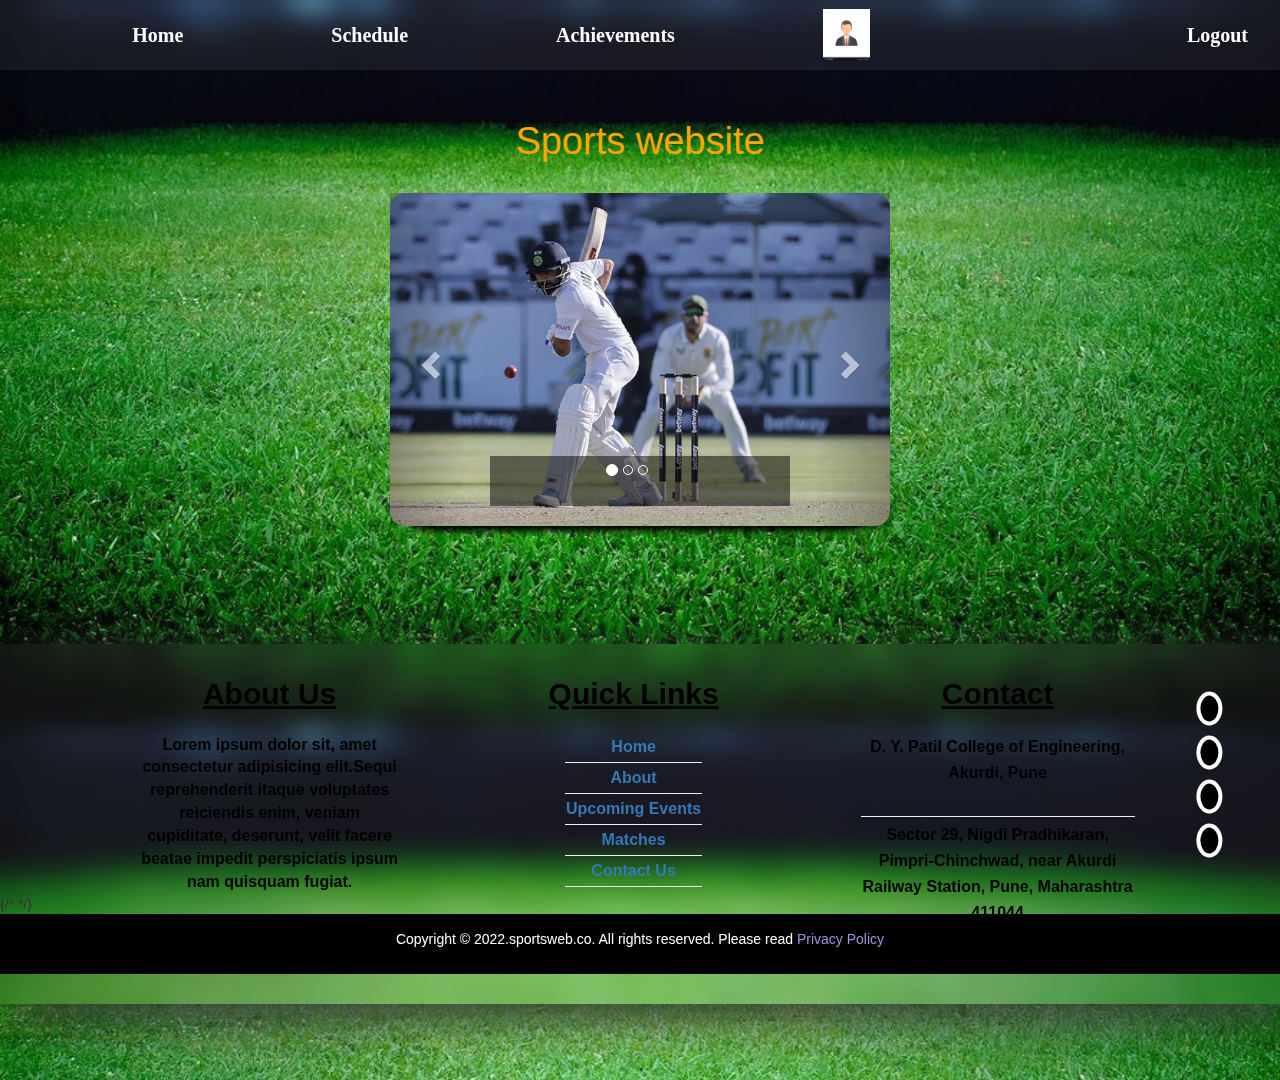
<file: adminhome.html>
<!DOCTYPE html>
<html lang="en">
<head>
    <meta charset="UTF-8">
    <meta http-equiv="X-UA-Compatible" content="IE=edge">
    <meta name="viewport" content="width=device-width, initial-scale=1.0">
    <link rel="stylesheet" href="home.css">
    <link href="https://cdnjs.cloudflare.com/ajax/libs/twitter-bootstrap/3.1.1/css/bootstrap.css" rel="stylesheet" id="bootstrap-css">
    <script src="https://code.jquery.com/jquery-3.4.1.min.js"></script>
    <script src="https://cdnjs.cloudflare.com/ajax/libs/twitter-bootstrap/3.1.1/js/bootstrap.min.js"></script>
    <link rel="stylesheet" href="https://cdnjs.cloudflare.com/ajax/libs/font-awesome/6.1.1/css/all.min.css" integrity="sha512-KfkfwYDsLkIlwQp6LFnl8zNdLGxu9YAA1QvwINks4PhcElQSvqcyVLLD9aMhXd13uQjoXtEKNosOWaZqXgel0g==" crossorigin="anonymous" referrerpolicy="no-referrer" />
    <title>Document</title>
</head>
<body>
<div class="bghome" >
        <!-- <img src="./Assets/bg1.jpg" alt=" "></img> -->
    
    <nav class="main-nav">
        <div class="menu">
            <ul class='nav-ul'>
                <li class='nav-li'>
                <a class='nav-a' href="adminhome.html">Home</a></li>
                <li class='nav-li'>
                <a class='nav-a' href="schedule.html">Schedule</a></li>
                <li class='nav-li'>
                <a class='nav-a' href="./pages/achievements/achievements.html">Achievements</a></li>
                <li class='nav-li'>
                <a class='nav-a' href="adminprofile.php"><img class="profile-icon" src="profile-nav.png" height="30%" width="20%"></a></li>
                <li class='nav-li'>
                    <a class='nav-a' href="logout.php">Logout</a></li>
            </ul>
        </div>
    </nav>
    <div id="bg"> 
        <section class="section-outer">
    <h1 class="header_sports"> Sports website </h1>
    <!-- SLiderrrr -->
    <div class="container effect">

        <div id="simple-slideshow" class="carousel slide" data-ride="carousel">
            
            <ol class="carousel-indicators">
                <li data-target="#simple-slideshow" data-slide-to="0" class="active"></li>
                <li data-target="#simple-slideshow" data-slide-to="1"></li>
                <li data-target="#simple-slideshow" data-slide-to="2"></li>
            </ol>

            
            <div class="carousel-inner">
                <div class="item active">
                    <img src="Assets/imgs/bg3.jpg" alt="..." width="155px"/>
                    
                    <div class="carousel-caption">
                        
                    </div>
                </div>
                <div class="item">
                    <img src="Assets/imgs/bg4.jpg" alt="..." width="155px"/>
                    <div class="carousel-caption">
                        
                    </div>
                </div>
                <div class="item">
                    <img src="Assets/imgs/bg5.jpg" alt="..." width="155px"/>
                    <div class="carousel-caption">
                        
                    </div>
                </div>
            </div>

            
            <a class="left carousel-control" href="#simple-slideshow" data-slide="prev">
                <span class="glyphicon glyphicon-chevron-left"></span>
            </a>
            <a class="right carousel-control" href="#simple-slideshow" data-slide="next">
                <span class="glyphicon glyphicon-chevron-right"></span>
            </a>
        </div>

    </div>
</section>
<div class="footer">
    <div class="footcont">
        <div class="box">
            <div class="info1">
                <h2 class="">About Us</h2>
                <p class="footerText">Lorem ipsum dolor sit, amet consectetur adipisicing elit.Sequi reprehenderit itaque voluptates
                    reiciendis enim, veniam <br/>cupiditate, deserunt, velit facere beatae impedit perspiciatis ipsum
                    nam quisquam fugiat.</p>
            </div>
            <div class="info2">
                <h2>Quick Links</h2>
                <a class='footer-a' href="#">Home</a>
                <hr/>
                <a class='footer-a' href="#">About</a>
                <hr/>
                <a class='footer-a' href="#">Upcoming Events</a>
                <hr/>
                <a class='footer-a' href="#">Matches</a>
                <hr/>
                <a class='footer-a' href="#">Contact Us</a>
                <hr/>
                
            </div>
            <div class="info3">
                <h2>Contact</h2>
                <p class="footerText">D. Y. Patil College of Engineering, Akurdi, Pune</p>
                <hr/>
                <p class="footerText">Sector 29, Nigdi Pradhikaran, Pimpri-Chinchwad, near Akurdi Railway Station, Pune, Maharashtra
                    411044</p>
            </div>
        </div>

        {/* <!-- <div class="icons"> -->
        <!-- <a href="#"><img src="./img/insta.png" alt="INSTAGRAM" srcset=""></a> -->
        <!-- <a href="#"><img src="./img/twit.svg" alt="TWITTER" srcset=""></a> -->
        <!-- <a href="#"><img src="./img/fb.png" alt="FACEBOOK" srcset=""></a> -->
        <!-- <a href="#"><img src="./img/LinkedIn2.png" alt="FACEBOOK" srcset=""></a> -->
        <!-- </div> --> */}
        <ul class='social-links'>
            <li class='footer-li'>
              <a class='footer-a' href="#">
                <i class="fab fa-facebook-f icon"></i></a>
            </li>
            <li class='footer-li'>
              <a class='footer-a' href="#"><i class="fab fa-twitter icon"></i></a>
            </li>
            <li class='footer-li'>
              <a class='footer-a' href="#"><i class="fab fa-linkedin-in icon"></i></a></li>
            <li class='footer-li'>
              <a class='footer-a' href="#"><i class="fab fa-instagram icon"></i></a></li>
        </ul>
     <div class="bottom">
            <p>Copyright © 2022.sportsweb.co. All rights reserved. Please read <a href="#"> Privacy Policy</a></p>
        </div> 
    </div>
</div>

</div>
</div>
</body>
</html>
</file>
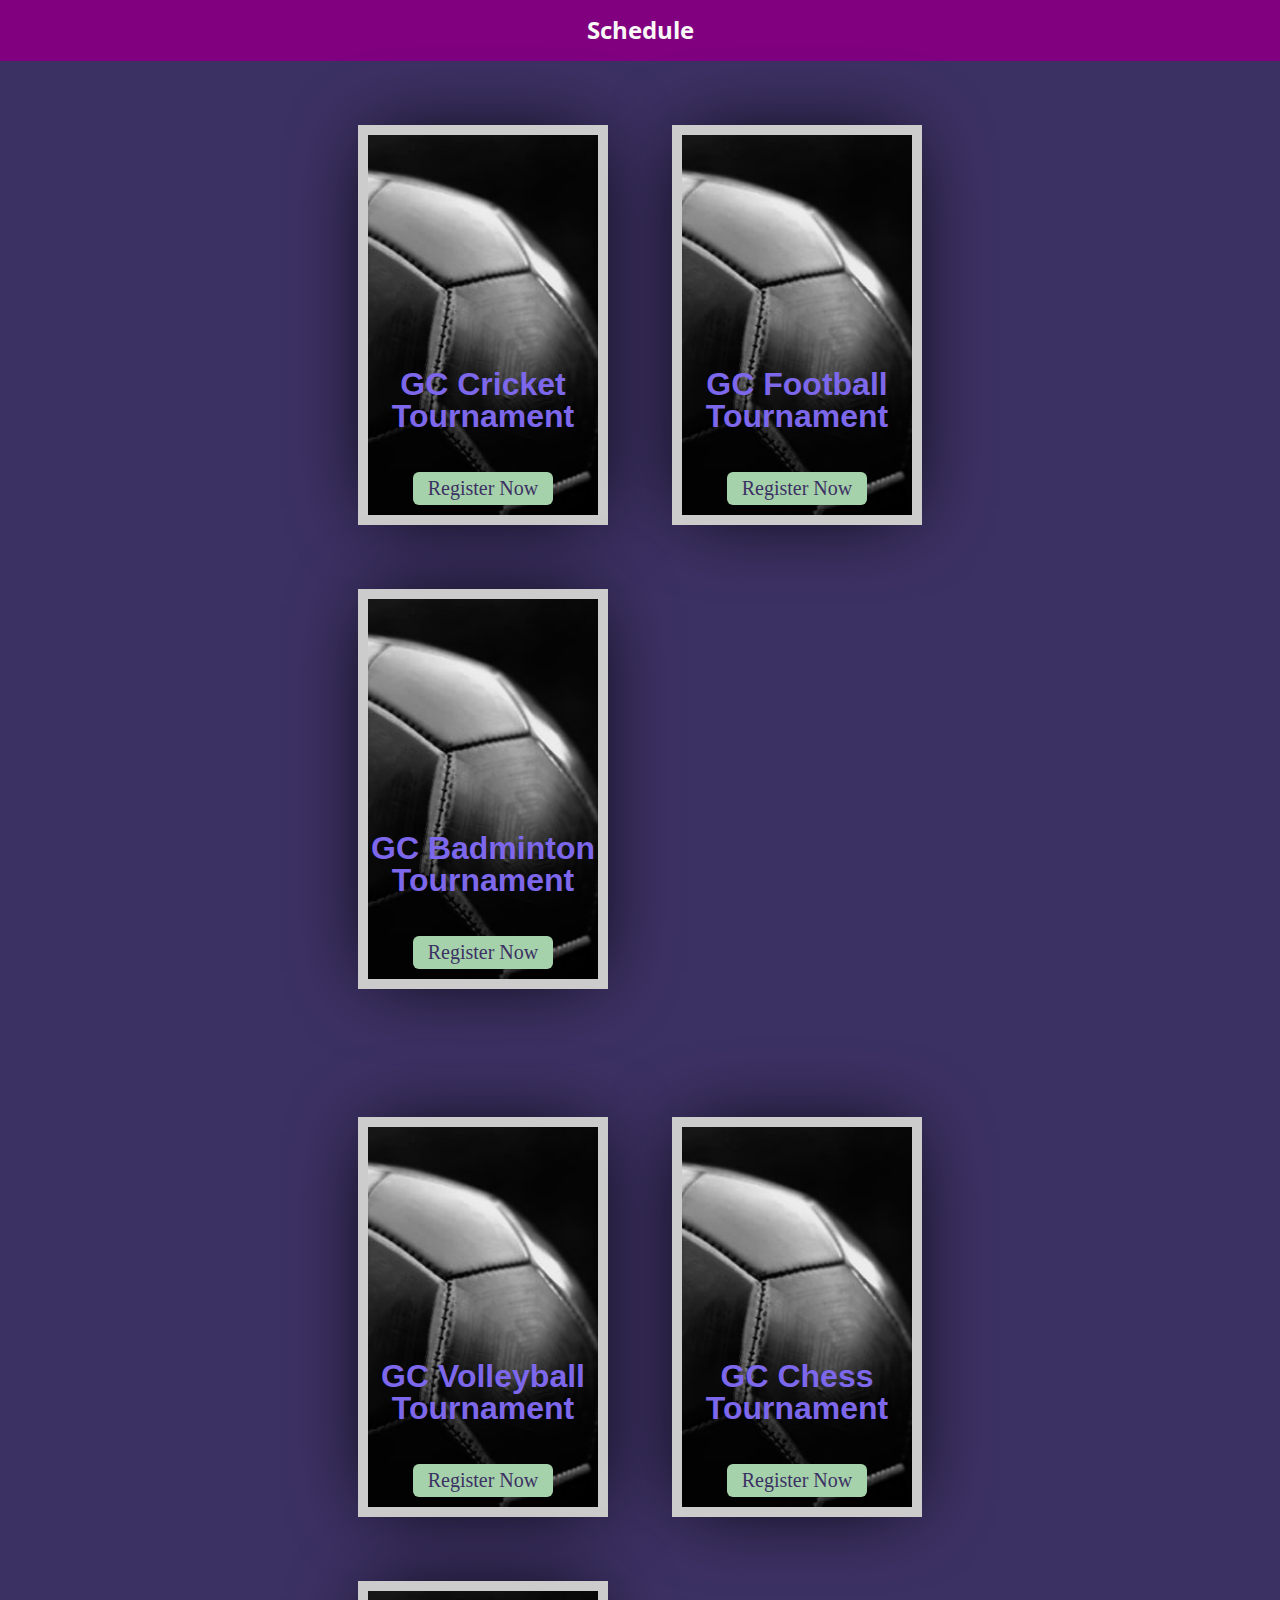
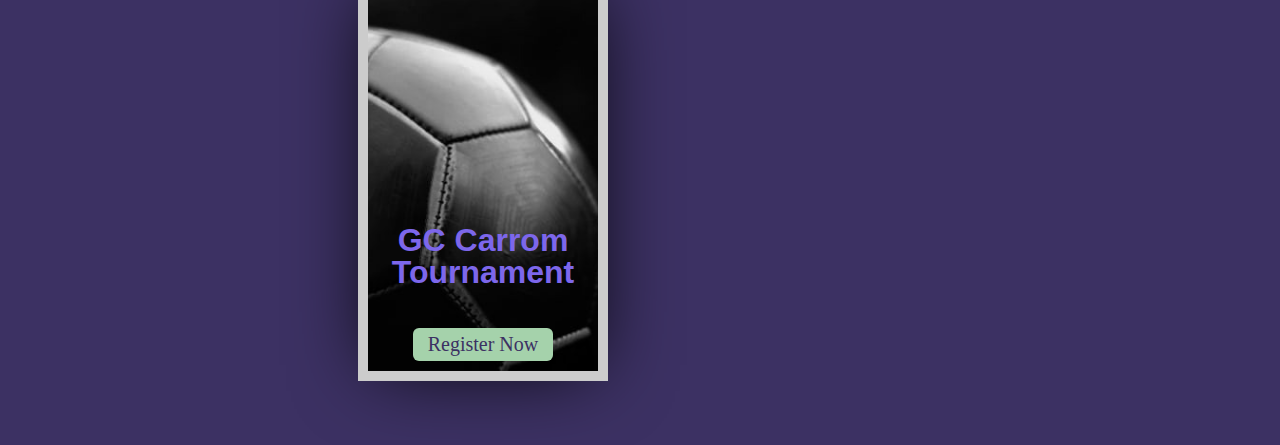
<file: schedule.html>
<!DOCTYPE html>
<html lang="en">
<head>
    <meta charset="UTF-8">
    <meta http-equiv="X-UA-Compatible" content="IE=edge">
    <meta name="viewport" content="width=device-width, initial-scale=1.0">
    <title>Document</title>
    <link rel="stylesheet" href="schedule.css">
    
</head>

<body>
  <h1 class="HEADING">Schedule</h1>
    <section class="cards-wrapper">
        <div class="card-grid-space">
          
          <!-- <div class="num">Cricket</div> -->
          <div class="card" >
            <div lass="schedule_text">
              <h1>GC Cricket Tournament</h1>
              <!-- <p>participants have to register in a team of 15 members</p> -->
              <!-- <div class="date">6 Oct 2017</div> -->
              <div class="tags">
                <a href="sport_reg.php">Register Now</a>
              </div>
            </div>
          </div>
        </div>
        <div class="card-grid-space">
          <!-- <div class="num">Football</div> -->
          <div class="card" >
            <div>
              <h1>GC Football Tournament</h1>
              <!-- <p>participants have to register in a team of 7</p> -->
              <!-- <div class="date">9 Oct 2017</div> -->
              <div class="tags">
                <a href="sport_reg.php">Register Now</a>
              </div>
            </div>
          </div>
        </div>
        <div class="card-grid-space">
          <!-- <div class="num">Badminton</div> -->
          <div class="card" >
            <div>
              <h1>GC Badminton Tournament</h1>
              <!-- <p>Only Individual and Duo entries are allowed</p> -->
              <!-- <div class="date">14 Oct 2017</div> -->
              <div class="tags">
                <a href="sport_reg.php">Register Now</a>
              </div>
            </div>
          </div>
        </div>
        <!-- https://images.unsplash.com/photo-1520839090488-4a6c211e2f94?ixlib=rb-0.3.5&ixid=eyJhcHBfaWQiOjEyMDd9&s=38951b8650067840307cba514b554ba5&auto=format&fit=crop&w=1350&q=80 -->
      </section>
      <section class="cards-wrapper">
        <div class="card-grid-space">
          <!-- <div class="num">Cricket</div> -->
          <div class="card" >
            <div>
              <h1>GC Volleyball Tournament</h1>
              <!-- <p>participants have to register in a team of 15 members</p> -->
              <!-- <div class="date">6 Oct 2017</div> -->
              <div class="tags">
                <a href="sport_reg.php">Register Now</a>
              </div>
            </div>
          </div>
        </div>
        <div class="card-grid-space">
          <!-- <div class="num">Football</div> -->
          <div class="card" >
            <div>
              <h1>GC Chess Tournament</h1>
              <!-- <p>participants have to register in a team of 7</p> -->
              <!-- <div class="date">9 Oct 2017</div> -->
              <div class="tags">
                <a  href="sport_reg.php">Register Now</a>
              </div>
            </div>
          </div>
        </div>
        <div class="card-grid-space">
          <!-- <div class="num">Badminton</div> -->
          <div class="card" >
            <div>
              <h1>GC Carrom Tournament</h1>
              <!-- <p>Only Individual and Duo entries are allowed</p> -->
              <!-- <div class="date">14 Oct 2017</div> -->
              <div class="tags">
                <a  href="sport_reg.php">Register Now</a></div>
              </div>
            </div>
          </div>
        </div>
        <!-- https://images.unsplash.com/photo-1520839090488-4a6c211e2f94?ixlib=rb-0.3.5&ixid=eyJhcHBfaWQiOjEyMDd9&s=38951b8650067840307cba514b554ba5&auto=format&fit=crop&w=1350&q=80 -->
      </section>
    
</body>
</html>
</file>
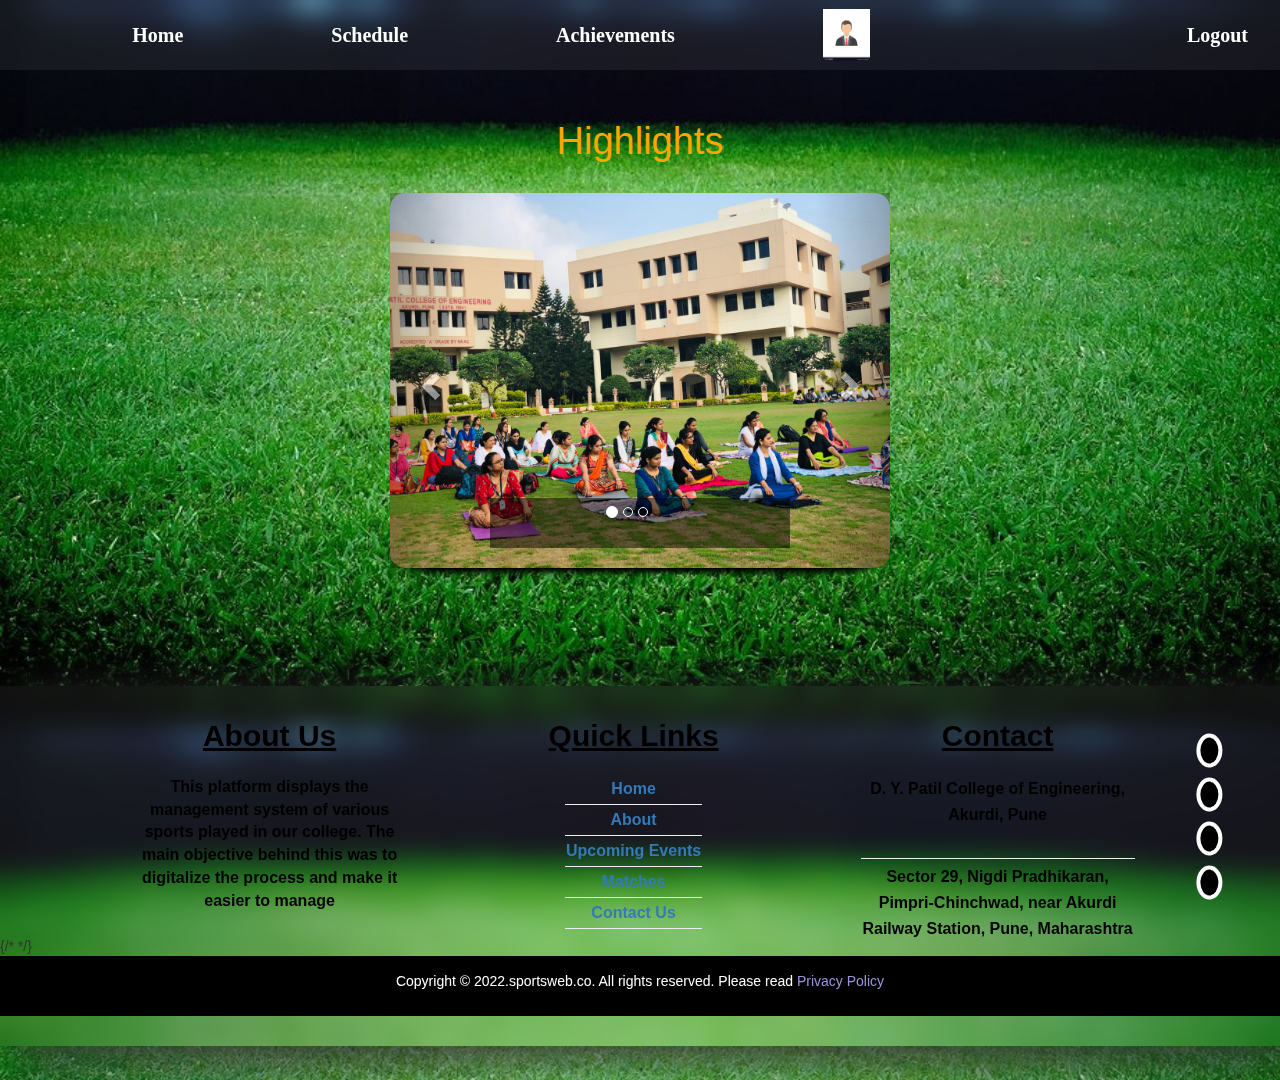
<file: stuhome.html>
<!DOCTYPE html>
<html lang="en">
<head>
    <meta charset="UTF-8">
    <meta http-equiv="X-UA-Compatible" content="IE=edge">
    <meta name="viewport" content="width=device-width, initial-scale=1.0">
    <link rel="stylesheet" href="home.css">
    <link href="https://cdnjs.cloudflare.com/ajax/libs/twitter-bootstrap/3.1.1/css/bootstrap.css" rel="stylesheet" id="bootstrap-css">
    <script src="https://code.jquery.com/jquery-3.4.1.min.js"></script>
    <script src="https://cdnjs.cloudflare.com/ajax/libs/twitter-bootstrap/3.1.1/js/bootstrap.min.js"></script>
    <link rel="stylesheet" href="https://cdnjs.cloudflare.com/ajax/libs/font-awesome/6.1.1/css/all.min.css" integrity="sha512-KfkfwYDsLkIlwQp6LFnl8zNdLGxu9YAA1QvwINks4PhcElQSvqcyVLLD9aMhXd13uQjoXtEKNosOWaZqXgel0g==" crossorigin="anonymous" referrerpolicy="no-referrer" />
    <title>Document</title>
</head>
<body>
<div class="bghome" >
        <!-- <img src="./Assets/bg1.jpg" alt=" "></img> -->
    
    <nav class="main-nav">
        <div class="menu">
            <ul class='nav-ul'>
                <li class='nav-li'>
                <a class='nav-a' href="stuhome.html">Home</a></li>
                <li class='nav-li'>
                <a class='nav-a' href="schedule.html">Schedule</a></li>
                <li class='nav-li'>
                <a class='nav-a' href="./pages/achievements/achievements.html">Achievements</a></li>
                <li class='nav-li'>
                <a class='nav-a' href="userprof.php"><img class="profile-icon" src="profile-nav.png" height="30%" width="20%"></a></li>
                <li class='nav-li'>
                <a class='nav-a' href="logout.php">Logout</a></li>
            </ul>
        </div>
    </nav>

    <div id="bg"> 
        <section class="section-outer">
    <h1 class="header_sports"> Highlights </h1>
    <!-- SLiderrrr -->
    <div class="container effect">

        <div id="simple-slideshow" class="carousel slide" data-ride="carousel">
            
            <ol class="carousel-indicators">
                <li data-target="#simple-slideshow" data-slide-to="0" class="active"></li>
                <li data-target="#simple-slideshow" data-slide-to="1"></li>
                <li data-target="#simple-slideshow" data-slide-to="2"></li>
            </ol>

            
            <div class="carousel-inner">
                <div class="item active">
                    <img src="Assets/imgs/h1.jpg" alt="..." width="155px"/>
                    
                    <div class="carousel-caption">
                        
                    </div>
                </div>
                <div class="item">
                    <img src="Assets/imgs/A1.jpg" alt="..." width="155px"/>
                    <div class="carousel-caption">
                        
                    </div>
                </div>
                <div class="item">
                    <img src="Assets/imgs/A2.jpg" alt="..." width="155px"/>
                    <div class="carousel-caption">
                        
                    </div>
                </div>
            </div>

            
            <a class="left carousel-control" href="#simple-slideshow" data-slide="prev">
                <span class="glyphicon glyphicon-chevron-left"></span>
            </a>
            <a class="right carousel-control" href="#simple-slideshow" data-slide="next">
                <span class="glyphicon glyphicon-chevron-right"></span>
            </a>
        </div>

    </div>
</section>
<div class="footer">
    <div class="footcont">
        <div class="box">
            <div class="info1">
                <h2 class="">About Us</h2>
                <p class="footerText">This platform displays the management system of various sports played in our college. The main objective behind this was to digitalize the process and make it easier to manage</p>
            </div>
            <div class="info2">
                <h2>Quick Links</h2>
                <a class='footer-a' href="#">Home</a>
                <hr/>
                <a class='footer-a' href="#">About</a>
                <hr/>
                <a class='footer-a' href="#">Upcoming Events</a>
                <hr/>
                <a class='footer-a' href="#">Matches</a>
                <hr/>
                <a class='footer-a' href="#">Contact Us</a>
                <hr/>
                
            </div>
            <div class="info3">
                <h2>Contact</h2>
                <p class="footerText">D. Y. Patil College of Engineering, Akurdi, Pune</p>
                <hr/>
                <p class="footerText">Sector 29, Nigdi Pradhikaran, Pimpri-Chinchwad, near Akurdi Railway Station, Pune, Maharashtra</p>
            </div>
        </div>

        {/* <!-- <div class="icons"> -->
        <!-- <a href="#"><img src="./img/insta.png" alt="INSTAGRAM" srcset=""></a> -->
        <!-- <a href="#"><img src="./img/twit.svg" alt="TWITTER" srcset=""></a> -->
        <!-- <a href="#"><img src="./img/fb.png" alt="FACEBOOK" srcset=""></a> -->
        <!-- <a href="#"><img src="./img/LinkedIn2.png" alt="FACEBOOK" srcset=""></a> -->
        <!-- </div> --> */}
        <ul class='social-links'>
            <li class='footer-li'>
              <a class='footer-a' href="#">
                <i class="fab fa-facebook-f icon"></i></a>
            </li>
            <li class='footer-li'>
              <a class='footer-a' href="#"><i class="fab fa-twitter icon"></i></a>
            </li>
            <li class='footer-li'>
              <a class='footer-a' href="#"><i class="fab fa-linkedin-in icon"></i></a></li>
            <li class='footer-li'>
              <a class='footer-a' href="#"><i class="fab fa-instagram icon"></i></a></li>
        </ul>
     <div class="bottom">
            <p>Copyright © 2022.sportsweb.co. All rights reserved. Please read <a href="#"> Privacy Policy</a></p>
        </div> 
    </div>
</div>

</div>
</div>
</body>
</html>
</file>
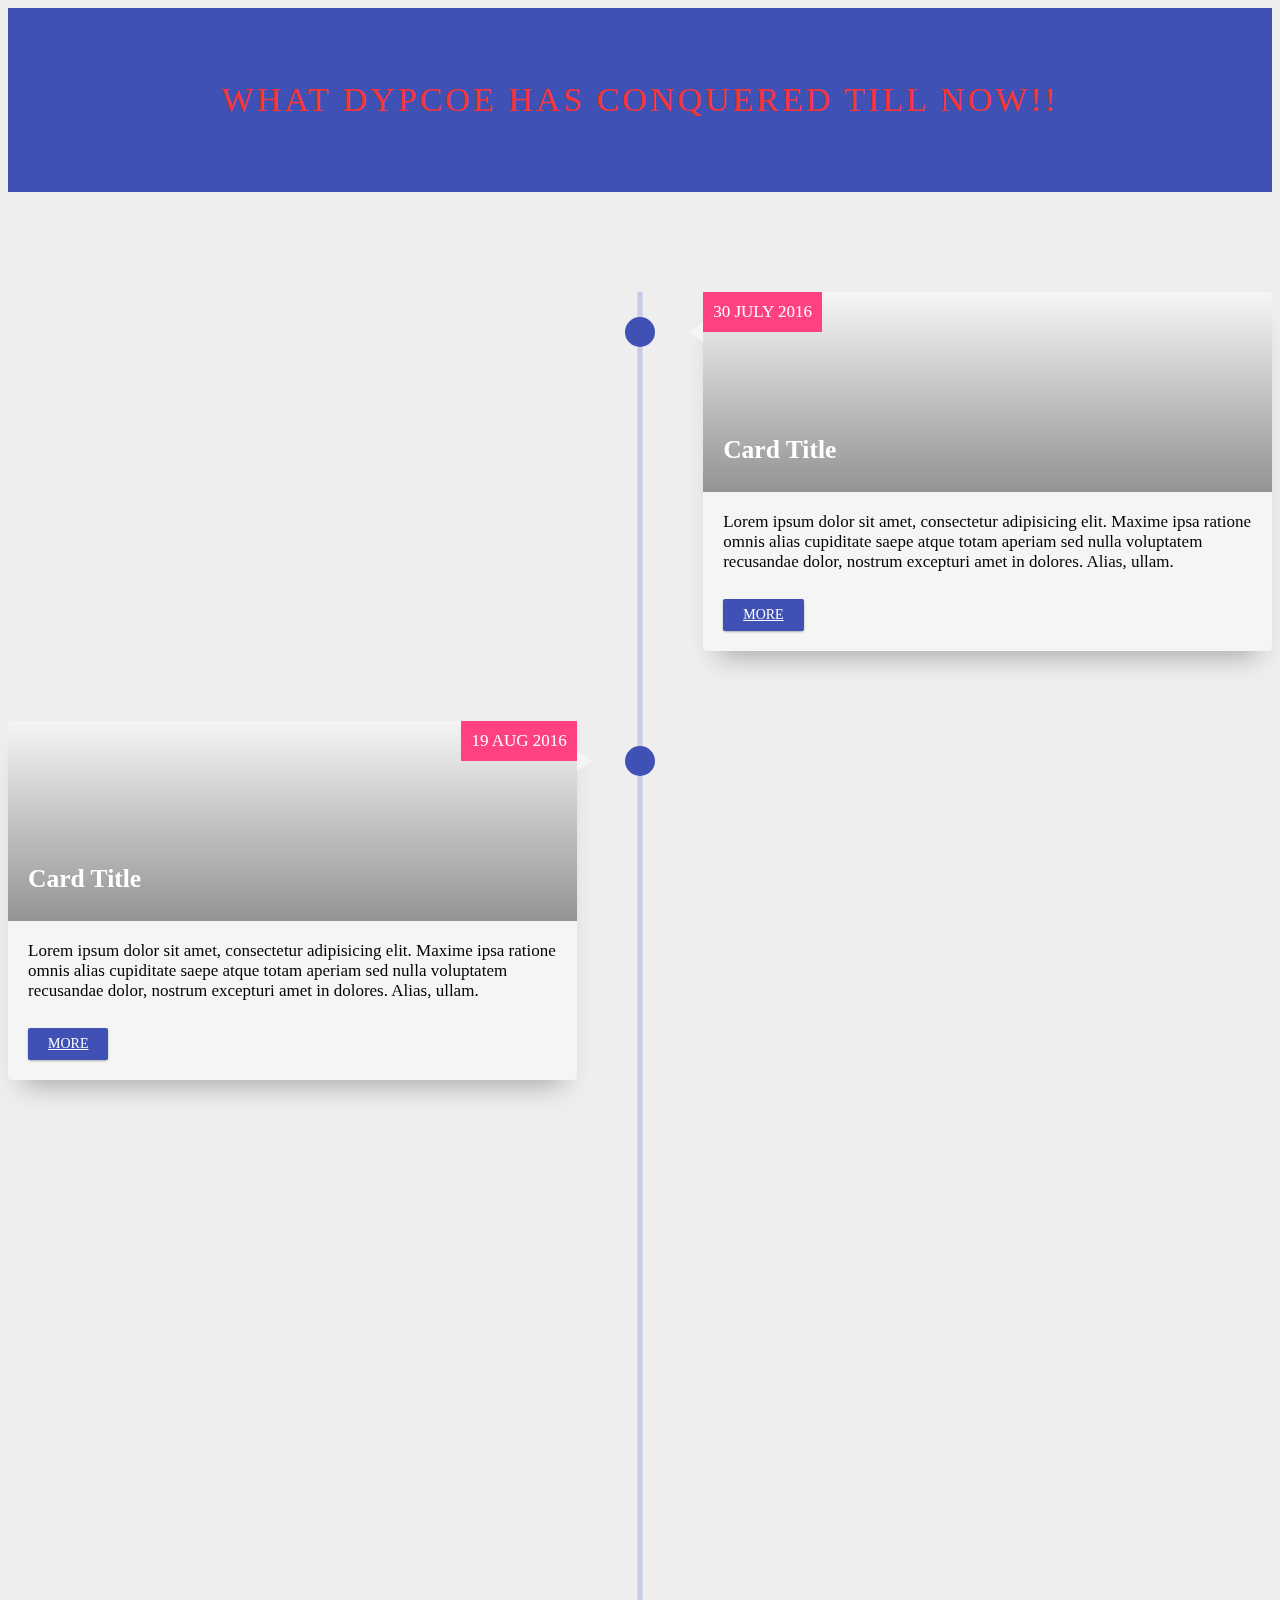
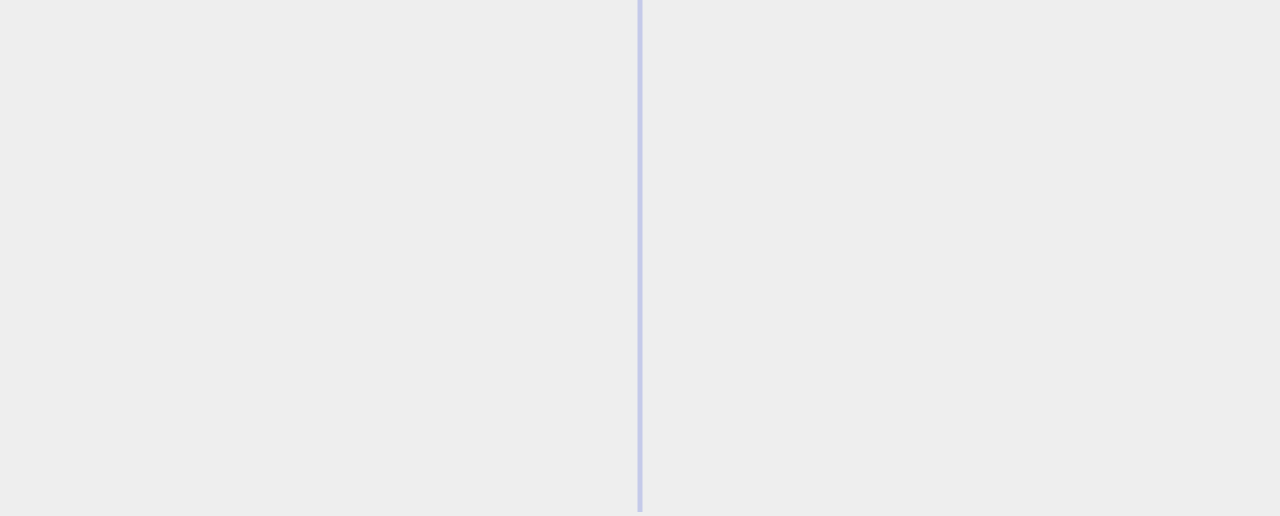
<file: pages/achievements/achievements.html>
<!DOCTYPE html>
<html lang="en">
<head>
    <meta charset="UTF-8">
    <meta http-equiv="X-UA-Compatible" content="IE=edge">
    <meta name="viewport" content="width=device-width, initial-scale=1.0">
    <link rel="stylesheet" href="achievements.css">
    <link href="https://unpkg.com/aos@2.3.1/dist/aos.css" rel="stylesheet">
    <script src="https://unpkg.com/aos@2.3.1/dist/aos.js"></script>
    <title>Document</title>
</head>
<body>
    <header>
        <div class="container text-center">
          <h1>What DYPCOE has conquered Till Now!!</h1>
        </div>
      </header>
      
      <section class="timeline">
        <div class="container">
          <!-- <div class="timeline-item">
            <div class="timeline-img"></div>
      
            <div class="timeline-content js--fadeInLeft">
              <h2>Title</h2>
              <div class="date">1 MAY 2016</div>
              <p>Lorem ipsum dolor sit amet, consectetur adipisicing elit. Maxime ipsa ratione omnis alias cupiditate saepe atque totam aperiam sed nulla voluptatem recusandae dolor, nostrum excepturi amet in dolores. Alias, ullam.</p>
              <a class="bnt-more" href="javascript:void(0)">More</a> 
            </div> -->
          </div> 
      
          <!-- <div data-aos="fade-right" class="timeline-item">
      
            <div class="timeline-img"></div>
      
            <div class="timeline-content timeline-card js--fadeInRight">
              <div class="timeline-img-header">
                <h2>Card Title</h2>
              </div>
              <div class="date">25 MAY 2016</div>
              <p>Lorem ipsum dolor sit amet, consectetur adipisicing elit. Maxime ipsa ratione omnis alias cupiditate saepe atque totam aperiam sed nulla voluptatem recusandae dolor, nostrum excepturi amet in dolores. Alias, ullam.</p>
              <a class="bnt-more" href="javascript:void(0)">More</a>
            </div>
      
          </div>    -->
      
          <!-- <div data-aos="fade-left" class="timeline-item">
      
            <div class="timeline-img"></div>
      
            <div class="timeline-content js--fadeInLeft">
              <div class="date">3 JUN 2016</div>
              <h2>Quote</h2>
              <blockquote>Lorem ipsum dolor sit amet, consectetur adipisicing elit. Dicta explicabo debitis omnis dolor iste fugit totam quasi inventore!</blockquote>
            </div>
          </div>    -->
      
          <!-- <div data-aos="fade-right" class="timeline-item">
      
            <div class="timeline-img"></div>
      
            <div class="timeline-content js--fadeInRight">
              <h2>Title</h2>
              <div class="date">22 JUN 2016</div>
              <p>Lorem ipsum dolor sit amet, consectetur adipisicing elit. Maxime ipsa ratione omnis alias cupiditate saepe atque totam aperiam sed nulla voluptatem recusandae dolor, nostrum excepturi amet in dolores. Alias, ullam.</p>
              <a class="bnt-more" href="javascript:void(0)">More</a>
            </div>
          </div>   
       -->
          <!-- <div data-aos="fade-left" class="timeline-item">
      
            <div class="timeline-img"></div>
      
            <div class="timeline-content timeline-card js--fadeInLeft">
              <div class="timeline-img-header">
                <h2>Card Title</h2>
              </div>
              <div class="date">10 JULY 2016</div>
              <p>Lorem ipsum dolor sit amet, consectetur adipisicing elit. Maxime ipsa ratione omnis alias cupiditate saepe atque totam aperiam sed nulla voluptatem recusandae dolor, nostrum excepturi amet in dolores. Alias, ullam.</p>
              <a class="bnt-more" href="javascript:void(0)">More</a>
            </div>
          </div>    -->
      
          <div data-aos="fade-left" class="timeline-item">
      
            <div class="timeline-img"></div>
      
            <div class="timeline-content timeline-card js--fadeInRight">
              <div class="timeline-img-header">
                <h2>Card Title</h2>
              </div>
              <div class="date">30 JULY 2016</div>
              <p>Lorem ipsum dolor sit amet, consectetur adipisicing elit. Maxime ipsa ratione omnis alias cupiditate saepe atque totam aperiam sed nulla voluptatem recusandae dolor, nostrum excepturi amet in dolores. Alias, ullam.</p>
              <a class="bnt-more" href="javascript:void(0)">More</a>
            </div>
          </div>  
      
          <!-- <div data-aos="fade-left" class="timeline-item">
      
            <div class="timeline-img"></div>
      
            <div class="timeline-content js--fadeInLeft">
              <div class="date">5 AUG 2016</div>
              <h2>Quote</h2>
              <blockquote>Lorem ipsum dolor sit amet, consectetur adipisicing elit. Dicta explicabo debitis omnis dolor iste fugit totam quasi inventore!</blockquote>
            </div>
          </div>    -->
      
          <div data-aos="fade-right"  class="timeline-item">
      
            <div class="timeline-img"></div>
      
            <div class="timeline-content timeline-card js--fadeInRight">
              <div class="timeline-img-header">
                <h2>Card Title</h2>
              </div>
              <div class="date">19 AUG 2016</div>
              <p>Lorem ipsum dolor sit amet, consectetur adipisicing elit. Maxime ipsa ratione omnis alias cupiditate saepe atque totam aperiam sed nulla voluptatem recusandae dolor, nostrum excepturi amet in dolores. Alias, ullam.</p>
              <a class="bnt-more" href="javascript:void(0)">More</a>
            </div>
          </div>  
          <div data-aos="fade-left" class="timeline-item">
      
            <div class="timeline-img"></div>
      
            <div class="timeline-content timeline-card js--fadeInRight">
              <div class="timeline-img-header">
                <h2>Card Title</h2>
              </div>
              <div class="date">30 JULY 2016</div>
              <p>Lorem ipsum dolor sit amet, consectetur adipisicing elit. Maxime ipsa ratione omnis alias cupiditate saepe atque totam aperiam sed nulla voluptatem recusandae dolor, nostrum excepturi amet in dolores. Alias, ullam.</p>
              <a class="bnt-more" href="javascript:void(0)">More</a>
            </div>
          </div> 
          <div data-aos="fade-right"  class="timeline-item">
      
            <div class="timeline-img"></div>
      
            <div class="timeline-content timeline-card js--fadeInRight">
              <div class="timeline-img-header">
                <h2>Card Title</h2>
              </div>
              <div class="date">19 AUG 2016</div>
              <p>Lorem ipsum dolor sit amet, consectetur adipisicing elit. Maxime ipsa ratione omnis alias cupiditate saepe atque totam aperiam sed nulla voluptatem recusandae dolor, nostrum excepturi amet in dolores. Alias, ullam.</p>
              <a class="bnt-more" href="javascript:void(0)">More</a>
            </div>
          </div> 
      
          <!-- <div data-aos="fade-left" class="timeline-item">
      
            <div class="timeline-img"></div>
      
            <div class="timeline-content js--fadeInLeft">
              <div class="date">1 SEP 2016</div>
              <h2>Title</h2>
              <p>Lorem ipsum dolor sit amet, consectetur adipisicing elit. Maxime ipsa ratione omnis alias cupiditate saepe atque totam aperiam sed nulla voluptatem recusandae dolor, nostrum excepturi amet in dolores. Alias, ullam.</p>
              <a class="bnt-more" href="javascript:void(0)">More</a>
            </div>
          </div>    -->
      
      
      
        </div>
      </section>
      <script>
        AOS.init();
      </script>
</body>
</html>
</file>
<file: home.css>
*{
    margin: 0;
    padding: 0;
}
.bghome{
    width: 100vw;
    height: 120vh;
    background-image: url("Assets/bg1.jpg");
    background-repeat: repeat;
    background-size: 100%;
}
/* .bghome img{
    height: 110vh;
    width: 100%;
    scroll-behavior:auto;
  } */

  
.nav-a {
    font-family: ethnocentric;
    font-weight: 600;
    font-size: 20px;
    /* background: -webkit-linear-gradient(rgb(97, 26, 163), rgb(217, 238, 240)); */
    background-clip: text;
    color: white;
    text-decoration: none;
  }
  
  .nav-li {
    list-style: none;
  }
  
  
  
  .main-nav {
    margin-left: 0;
    margin-top: 0px;
    background-color: #ffffff10;
    backdrop-filter: blur(12px);
    -webkit-backdrop-filter: blur(12px);
    width: 100%;
    height: 7rem;
    display: flex;
    flex-direction: column;
    color: #fff;
      /* grid-template-columns: 10rem 0.5fr 2fr 10rem; */
  
    /* box-shadow: rgba(50, 50, 93, 0.25) 0px 50px 100px -20px,
      rgba(0, 0, 0, 0.3) 0px 30px 60px -30px; */
  }
  
  
  
  .menu {
    grid-column: 1/4;
  }
  
  .menu .nav-ul {
    height: 7rem;
    display: flex;
    justify-content: right;
    align-items: center;
    column-gap: 9em;
    padding-right: 10px;
  }
  
  .logo h2 {
    font-size:3rem;
    text-transform: uppercase;
    background: -webkit-linear-gradient(rgb(234, 231, 236), rgb(217, 238, 240));;
    background-clip: text;
    color: white;
    font-family: ethnocentric;
    font-weight: 100;
  }
  
  
  
  .menu .nav-ul .nav-li {
   
    font-size: 2rem;
    font-weight: 600;
    color: white;
  }
  
  .menu .nav-ul .nav-li .nav-a {
    margin-top: 50px;
    margin-bottom: none;
    text-decoration: ;
    /* background: rgb(235, 238, 238); */
    background-clip: text;
    color: transparent;
    transition: 0.5s;
    padding-right: 22px;
    color: white;
  }
  .menu .nav-ul .nav-li:hover > .nav-a {
    transform-origin: left;
    color: rgb(245, 245, 245);
    text-decoration: underline;
    transition: 0.5s;
  }


  
.header_sports {
    text-align: center;
    /* background: linear-gradient(to right, #F44336 0%, #CDDC39 100%); */
    color: orange;
    /* background-clip: text; */
    /* -webkit-text-fill-color: transparent; */
    font-weight: 400;
    font-size: 38px;
    margin: 30px 0px;
}

/* h2,
.h2 {
    font-size: 30px;
    font-weight: 200;
} */

.carousel-inner {
    border-radius: 15px;
}

.carousel-caption {
    background-color: rgba(0, 0, 0, .5);
    position: absolute;
    left: 0;
    right: 0;
    bottom: 0;
    z-index: 10;
    padding: 0 0 10px 25px;
    color: #fff;
    text-align: left;
}

.carousel-indicators {
    position: absolute;
    bottom: 0;
    right: 0;
    left: 0;
    width: 100%;
    z-index: 15;
    margin: 0;
    padding: 0 25px 25px 0;
    text-align: right;
}

.carousel-control.left,
.carousel-control.right {
    background-image: none;
}

.img-responsive,
.thumbnail > img,
.thumbnail a > img,
.carousel-inner > .item > img,
.carousel-inner > .item > a > img {
    display: block;
    width: 100%;
    height: auto;
}

.effect {
    box-shadow: 0 11px 6px -6px black;
    border-radius: 60px;
}

.section-outer {
    color: #555;
    padding: 10px 0;
}


@media screen and (min-width: 468px) {
    .section-outer {
        padding: 1.5em 0;
    }
}

@media screen and (min-width: 492px) {
    .container {
        max-width: 530px;



    }
}
/* body{
    background-image: url("../../imgs/bg1.jpg");
    background-size: cover;
    opacity: 3;
    height: auto;
  } */

  .bg{
    background-image: url("../../imgs/bg1.jpg");
    background-size: cover;
    opacity: 3;
    height: auto;
  }
  
.footer{
    margin-top: 100px;
    margin-bottom: 0px;
    height: 40vh;
    position: relative;
    background-color: #ffffff10;
    backdrop-filter: blur(12px);
    -webkit-backdrop-filter: blur(12px);
    /* background: rgb(97, 97, 116); */
    box-shadow: 15px 15px 50px ;
    width: 100%;
    /* background: url('https://www.kidslifestudio.com/wp-content/uploads/footer-background.jpg') no-repeat center center; */
  }
  
  /* .icons{
    text-align: center;
    margin: auto;
  }
  .icons img{
    margin: 0px 20px;
    padding: 20px 7px;
    width: 30px;
    height: 30px;
  } */
  
  .icons{
    height: 100px;
  }
  .bottom{
    text-align: center;
    background: rgb(0, 0, 0);
    color: rgb(255, 255, 255);
    padding:15px;
  }
  .bottom a{
  color: rgb(155, 148, 218);
  }
  .box{
    align-items: center;
    justify-content: center;
    display: flex;
    margin-top: -3px;
  }
  .info1 h2,.info2 h2,.info3 h2{
    padding-bottom: 14px;
    text-decoration: underline;
    font-weight: bold;
    color: black;
  }
  .info1,.info2,.info3{
    display: flex;
    flex-direction: column;
    font-size: 1.6rem;
    font-weight: 600;
    width: 33%;
    height: 250px;
    width: 300px;
    padding: 13px;
   text-align: center;
   margin-left: 2%;
   margin-right: 3%;
  }
  
  .info2,.info3{
   line-height: 26px;
  
  }
  .info3 hr{
    margin-bottom:5px;
  }
  .info2 hr{
    width: 50%;
    margin:2px auto;
  }
  .info2 .footer-a{
    text-decoration: none;
  }
  
  .social-links {
    display: flex;
    flex-direction: column;
    row-gap: 0.8rem;
    position: absolute;
    top: 27%;
    left: 93%;
    transform: translate(-30%, -30%);
  }
  
  .social-links .footer-li {
    list-style: none;
    text-decoration: none;
  }
  
  .social-links .footer-li .footer-a {
    width: 50%;
    height:0;
    padding-bottom: 50%;
    border-radius: 50%;
    background-color: black;
    text-align: center;
    line-height: 30px;
    font-size: 40px;
    margin: 1px 22px;
    display: block;
    position: relative;
    overflow: hidden;
    border: 4px solid rgb(255, 255, 255);
    z-index: 1;
  }
  
  .social-links .footer-li .footer-a .icon {
    position:relative;
    color: #262626;
    transition: .5s;
    z-index: 3;
    font-size: 27px;
  }
  
  .social-links .footer-li .footer-a:hover .icon {
    color: black;
    transform: rotateY(360deg);
  }
  
  .social-links .footer-li .footer-a:before {
    content: "";
    position: absolute;
    top: 100%;
    left: 0;
    width: 100%;
    height: 100%;
    background: #f00;
    transition: .5s;
    z-index: 2;
  }
  
  .social-links .footer-li .footer-a:hover:before {
    top: 0;
  }
  
  .social-links .footer-li:nth-child(1) .footer-a:before{
    background: #3b5999;
  }
  
  .social-links li:nth-child(2) .footer-a:before{
    background: #55acee;
  }
  
  .social-links .footer-li:nth-child(3) .footer-a:before {
    background: #0077b5;
  }
  
  .social-links .footer-li:nth-child(4) .footer-a:before {
    background: #e023a7;
    
  }
  .footerText{
    color: black;
  }
</file>
<file: schedule.css>
@import url('https://fonts.googleapis.com/css?family=Heebo:400,700|Open+Sans:400,700');

:root {
  --color: #3c3163;
  --transition-time: 0.5s;
}

* {
  box-sizing: border-box;
}

body {
  margin: 0;
  min-height: 100vh;
  font-family: 'Open Sans';
  background: var(--color);
}

a {
  color: inherit;
}
.HEADING{
  margin: 0;
  font-size: 1.5em;
  line-height: 1.2em;
  padding: 1rem;
  justify-content: center;
  text-align: center;
  color: rgb(249, 248, 247);
  background-color: purple;
}

.cards-wrapper {
  display: grid;
  justify-content: center;
  align-items: center;
  grid-template-columns: 1fr 1fr 1fr;
  grid-gap: 4rem;
  padding: 4rem;
  margin: 0 auto;
  width: max-content;
}

.card {
  font-family: 'Heebo';
  --bg-filter-opacity: 0.5;
  
  background-image: url("./login_img.jpeg"); 
  height: 400px;
  width: 250px;
  
  display: flex;
  align-items: flex-end;
  background-size: cover;
  background-position: center;
  box-shadow: 0 0 5em -1em black;
  transition: all, var(--transition-time);
  position: relative;
  overflow: hidden;
  border: 10px solid #ccc;
  text-decoration: none;
}

.card:hover {
  transform: rotate(0);
}

.schedule_text ,h1, p{
  color:rgb(125, 103, 235);
}
.card h1 {
  text-align: center;
  margin-bottom: 40px;
  font-size: 2em;
  line-height: 1em;
  font-family:'Trebuchet MS', 'Lucida Sans Unicode', 'Lucida Grande', 'Lucida Sans', Arial, sans-serif;
}

/* .card p {
  font-size: 1em;
  text-align: center;
  font-family: 'Open Sans';
  margin-top: 0.5em;
  line-height: 1em;
} */

.card .tags {
  display: flex;
  justify-content: center;
  /* color:white; */
}
.tags a{
  font-family: Georgia, 'Times New Roman', Times, serif;
  font-size: 20px;
  color:#3c3163;
  background-color: rgb(165, 210, 171);
  border-radius: 6px;
  padding: 5px 15px;
  margin-bottom: 10px;
  text-decoration: none;
}

.card .tags .tag {
  font-size: 0.75em;
  background: rgba(255,255,255,0.5);
  border-radius: 0.3rem;
  padding: 0.3em 1em;
  margin-right: 0.5em;
  line-height: 1.5em;
  transition: all, var(--transition-time);
}

.card:hover .tags .tag {
  background: var(--color);
  color: white;
}

.card .date {
  position: absolute;
  top: 0;
  right: 0;
  font-size: 0.75em;
  padding: 1em;
  line-height: 1em;
  opacity: .8;
}

.card:before, .card:after {
  content: '';
  transform: scale(0);
  transform-origin: top left;
  border-radius: 50%;
  position: absolute;
  left: -50%;
  top: -50%;
  z-index: -5;
  transition: all, var(--transition-time);
  transition-timing-function: ease-in-out;
}

.card:before {
  background: #ddd;
  width: 250%;
  height: 250%;
}

.card:after {
  background: white;
  width: 200%;
  height: 200%;
}

.card:hover {
  color: var(--color);
}

.card:hover:before, .card:hover:after {
  transform: scale(1);
}

.card-grid-space .num {
  font-size: 3em;
  margin-bottom: 1.2rem;
  margin-left: 1rem;
}

.info {
  font-size: 1.2em;
  display: flex;
  padding: 1em 3em;
  height: 3em;
}

.info img {
  height: 3em;
  margin-right: 0.5em;
}

.info h1 {
  font-size: 1em;
  font-weight: normal;
}

@media screen and (max-width: 1285px) {
  .cards-wrapper {
    grid-template-columns: 1fr 1fr;
  }
}

@media screen and (max-width: 900px) {
  .cards-wrapper {
    grid-template-columns: 1fr;
  }
  .info {
    justify-content: center;
  }
  .card-grid-space .num {
    margin-left: 0;
    text-align: center;
  }
}

@media screen and (max-width: 500px) {
  .cards-wrapper {
    padding: 4rem 2rem;
  }
  .card {
    max-width: calc(100vw - 4rem);
  }
}

@media screen and (max-width: 450px) {
  .info {
    display: block;
    text-align: center;
  }
  .info h1 {
    margin: 0;
  }
}
</file>
<file: pages/achievements/achievements.css>
section {
    padding: 100px 0;
  }
  
  /* html, body {
    overflow-y: hidden;
  } */
  
  body {
    font-family: "Roboto";
    font-size: 17px;
    font-weight: 400;
    background-color: #eee;
  }
  
  h1 {
    font-size: 200%;
    text-transform: uppercase;
    letter-spacing: 3px;
    font-weight: 500;
  }
  
  header {
    background: #3F51B5;
    color: #f63535;
    padding: 50px 0;
    text-align: center;
  }
  header p {
    font-family: "Allura";
    color: rgba(255, 255, 255, 0.2);
    margin-bottom: 0;
    font-size: 60px;
    margin-top: -30px;
  }
  
  .timeline {
    position: relative;
  }
  .timeline::before {
    content: "";
    background: #C5CAE9;
    width: 5px;
    height: 95%;
    position: absolute;
    left: 50%;
    transform: translateX(-50%);
  }
  
  .timeline-item {
    width: 100%;
    margin-bottom: 70px;
  }
  .timeline-item:nth-child(even) .timeline-content {
    float: right;
    padding: 40px 30px 10px 30px;
  }
  .timeline-item:nth-child(even) .timeline-content .date {
    right: auto;
    left: 0;
  }
  .timeline-item:nth-child(even) .timeline-content::after {
    content: "";
    position: absolute;
    border-style: solid;
    width: 0;
    height: 0;
    top: 30px;
    left: -15px;
    border-width: 10px 15px 10px 0;
    border-color: transparent #f5f5f5 transparent transparent;
  }
  .timeline-item::after {
    content: "";
    display: block;
    clear: both;
  }
  
  .timeline-content {
    position: relative;
    width: 45%;
    padding: 10px 30px;
    border-radius: 4px;
    background: #f5f5f5;
    box-shadow: 0 20px 25px -15px rgba(0, 0, 0, 0.3);
  }
  .timeline-content::after {
    content: "";
    position: absolute;
    border-style: solid;
    width: 0;
    height: 0;
    top: 30px;
    right: -15px;
    border-width: 10px 0 10px 15px;
    border-color: transparent transparent transparent #f5f5f5;
  }
  
  .timeline-img {
    width: 30px;
    height: 30px;
    background: #3F51B5;
    border-radius: 50%;
    position: absolute;
    left: 50%;
    margin-top: 25px;
    margin-left: -15px;
  }
  
  a {
    background: #3F51B5;
    color: #FFFFFF;
    padding: 8px 20px;
    text-transform: uppercase;
    font-size: 14px;
    margin-bottom: 20px;
    margin-top: 10px;
    display: inline-block;
    border-radius: 2px;
    box-shadow: 0 1px 3px -1px rgba(0, 0, 0, 0.6);
  }
  a:hover, a:active, a:focus {
    background: #32408f;
    color: #FFFFFF;
    text-decoration: none;
  }
  
  .timeline-card {
    padding: 0 !important;
  }
  .timeline-card p {
    padding: 0 20px;
  }
  .timeline-card a {
    margin-left: 20px;
  }
  
  .timeline-item .timeline-img-header {
    background: linear-gradient(rgba(0, 0, 0, 0), rgba(0, 0, 0, 0.4)), url("https://picsum.photos/1000/800/?random") center center no-repeat;
    background-size: cover;
  }
  
  .timeline-img-header {
    height: 200px;
    position: relative;
    margin-bottom: 20px;
  }
  .timeline-img-header h2 {
    color: #FFFFFF;
    position: absolute;
    bottom: 5px;
    left: 20px;
  }
  
  blockquote {
    margin-top: 30px;
    color: #757575;
    border-left-color: #3F51B5;
    padding: 0 20px;
  }
  
  .date {
    background: #FF4081;
    display: inline-block;
    color: #FFFFFF;
    padding: 10px;
    position: absolute;
    top: 0;
    right: 0;
  }
  
  @media screen and (max-width: 768px) {
    .timeline::before {
      left: 50px;
    }
    .timeline .timeline-img {
      left: 50px;
    }
    .timeline .timeline-content {
      max-width: 100%;
      width: auto;
      margin-left: 70px;
    }
    .timeline .timeline-item:nth-child(even) .timeline-content {
      float: none;
    }
    .timeline .timeline-item:nth-child(odd) .timeline-content::after {
      content: "";
      position: absolute;
      border-style: solid;
      width: 0;
      height: 0;
      top: 30px;
      left: -15px;
      border-width: 10px 15px 10px 0;
      border-color: transparent #f5f5f5 transparent transparent;
    }
  }
</file>
